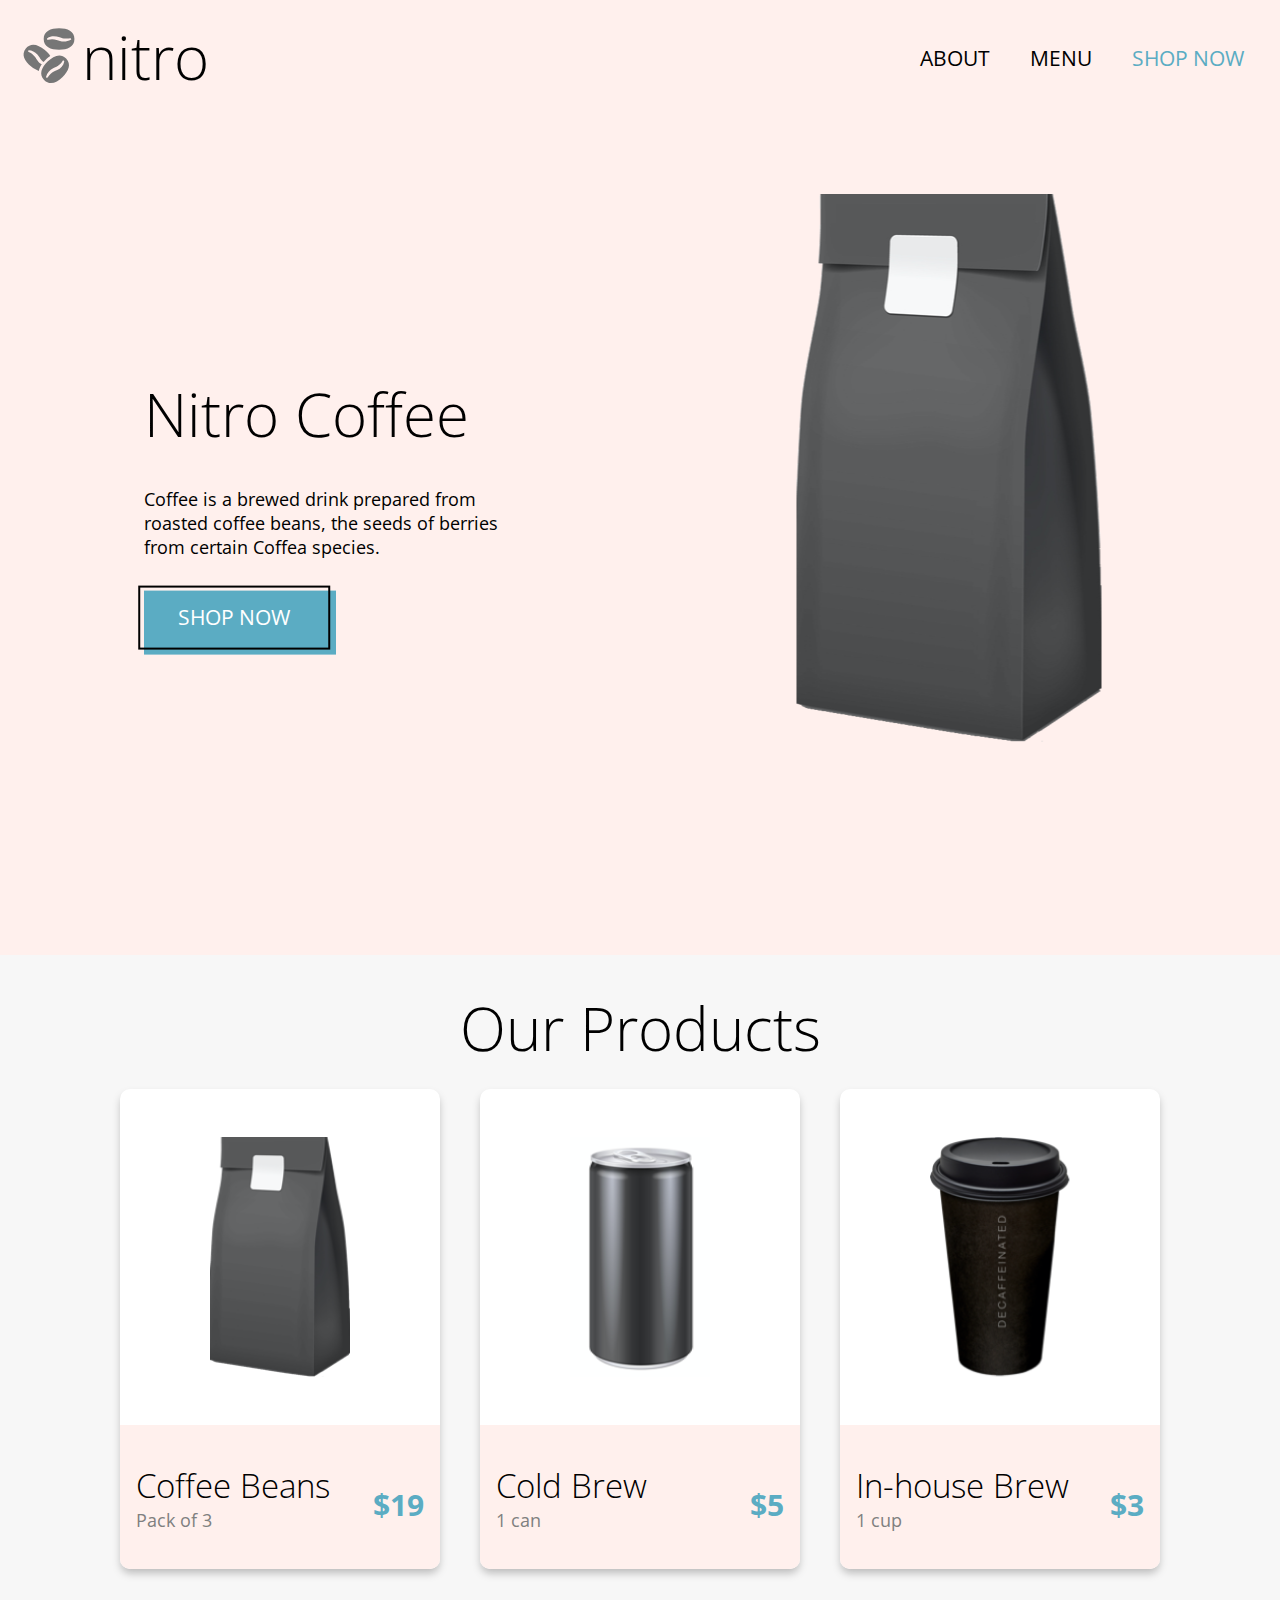
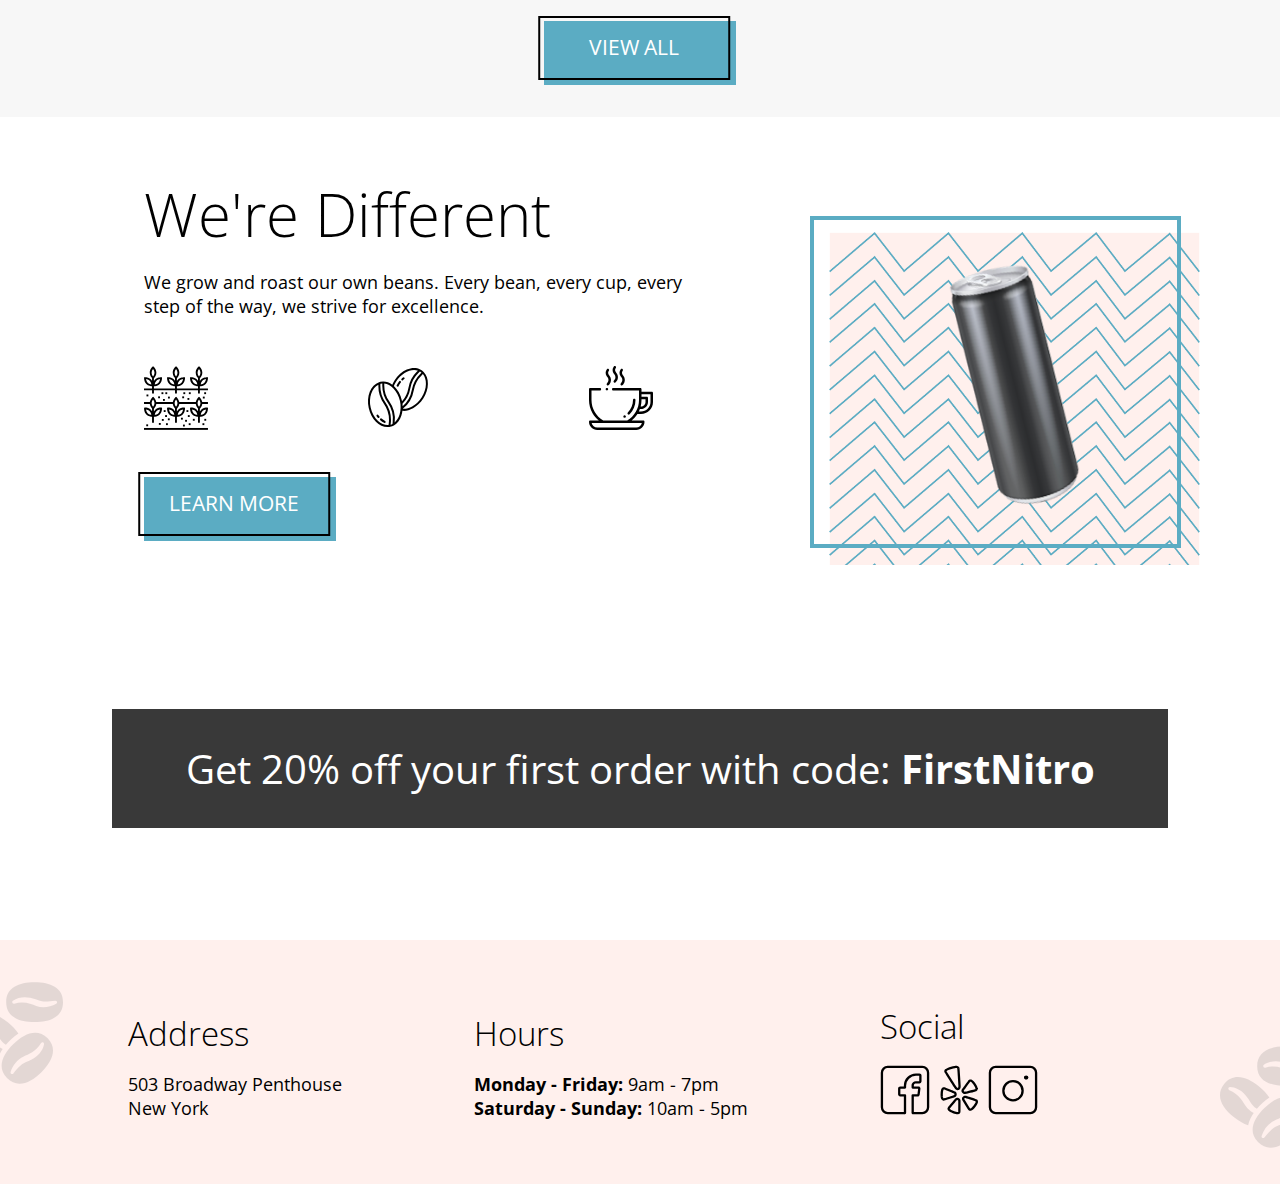
<file: index.html>
<!DOCTYPE html>
<html lang="en">
  <head>
    <meta charset="UTF-8" />
    <meta name="viewport" content="width=device-width, initial-scale=1.0" />
    <link
      href="https://fonts.googleapis.com/css2?family=Open+Sans:ital,wght@0,300;0,400;0,600;0,700;1,400&display=swap"
      rel="stylesheet"
    />

    <link rel="stylesheet" href="./scss/landing.css" />
    <title>Coffee Shop - Home</title>
  </head>
  <body>
    <header>
      <nav class="nav">
        <img
          class="nav__logo"
          src="./assets/logos/coffee-beans-logo-and-footer.svg"
          alt="coffee bean logo"
        />
        <h2 class="nav__heading"><a href="">nitro</a></h2>
        <ul class="nav__list">
          <li class="nav__item">
            <a class="nav__link" href="./index.html">ABOUT</a>
          </li>
          <li class="nav__item">
            <a class="nav__link" href="./pages/menu.html">MENU</a>
          </li>
          <li class="nav__item">
            <a class="nav__link nav__link--blue" href="./pages/menu.html"
              >SHOP NOW</a
            >
          </li>
        </ul>
      </nav>

      <section class="hero">
        <div class="hero__content">
          <h1>Nitro Coffee</h1>
          <p class="hero__description">
            Coffee is a brewed drink prepared from roasted coffee beans, the
            seeds of berries from certain Coffea species.
          </p>
          <div class="hero__button-container">
            <a class="hero__button" href="./pages/menu.html"></a>
            <a class="hero__button--border" href="./index.html">shop now</a>
          </div>
        </div>
        <img
          class="hero__image"
          src="./assets/images/coffeebeans-hero.png"
          alt="coffee bag"
        />
      </section>
    </header>

    <section class="products">
      <h2 class="products__heading">Our Products</h2>

      <div class="products__container">
        <div class="products-card">
          <div class="products-card__content">
            <img
              class="products-card__image"
              src="./assets/images/coffeebeans.png"
              alt="coffee beans"
            />
            <div class="products-card__description">
              <div class="products-card__description--left">
                <h3>Coffee Beans</h3>
                <p class="products-card__quantity">Pack of 3</p>
              </div>
              <p class="products-card__price">$19</p>
            </div>
          </div>
        </div>

        <div class="products-card">
          <div class="products-card__content">
            <img
              class="products-card__image"
              src="./assets/images/coldbrew.png"
              alt="cold brew"
            />
            <div class="products-card__description">
              <div class="products-card__description--left">
                <h3>Cold Brew</h3>
                <p class="products-card__quantity">1 can</p>
              </div>
              <p class="products-card__price">$5</p>
            </div>
          </div>
        </div>

        <div class="products-card">
          <div class="products-card__content">
            <img
              class="products-card__image"
              src="./assets/images/inhousebrew.png"
              alt="in-house brew"
            />
            <div class="products-card__description">
              <div class="products-card__description--left">
                <h3>In-house Brew</h3>
                <p class="products-card__quantity">1 cup</p>
              </div>
              <p class="products-card__price">$3</p>
            </div>
          </div>
        </div>
      </div>

      <div class="products__button-container">
        <a class="products__button" href="./pages/menu.html"></a>
        <a class="products__button--border" href="./pages/menu.html"
          >VIEW ALL</a
        >
      </div>
    </section>

    <section class="were-different__container">
      <div class="were-different__description">
        <h2 class="were-different__title">We're Different</h2>
        <p>
          We grow and roast our own beans. Every bean, every cup, every step of
          the way, we strive for excellence.
        </p>
        <div class="were-different__icons">
          <img
            class="were-different__icon"
            src="./assets/images/planting.svg"
            alt=""
          />
          <img
            class="were-different__icon"
            src="./assets/logos/coffee-beans.svg"
            alt=""
          />
          <img
            class="were-different__icon"
            src="./assets/images/coffee-cup.svg"
            alt=""
          />
        </div>
        <div class="were-different__button-container">
          <a class="were-different__button" href="./pages/menu.html"></a>
          <a class="were-different__button--border" href="./pages/menu.html"
            >Learn More</a
          >
        </div>
      </div>

      <div class="were-different__photo">
        <img
          class="were-different__tilted-can"
          src="./assets/images/tiltedcan.png"
          alt="tilted can"
        />
        <div class="were-different__photo--border"></div>
      </div>
    </section>
    <div class="discount-advert">
      <p>Get 20% off your first order with code: <b>FirstNitro</b></p>
    </div>

    <footer class="footer">
      <img
        class="footer__logo--left"
        src="./assets/logos/coffee-beans-logo-and-footer.svg"
      />
      <div class="footer__content">
        <h3>Address</h3>
        <p>503 Broadway Penthouse</p>
        <p>New York</p>
      </div>

      <div class="footer__content">
        <h3>Hours</h3>
        <p><b>Monday - Friday:</b> 9am - 7pm</p>
        <p><b>Saturday - Sunday:</b> 10am - 5pm</p>
      </div>

      <div class="footer__content">
        <h3>Social</h3>
        <a href="https://www.facebook.com">
          <img src="./assets/logos/Facebook-Icon.svg" alt="facebook icon" />
        </a>
        <a href="https://www.yelp.com">
          <img src="./assets/logos/Yelp-Icon.svg" alt="yelp icon" />
        </a>
        <a href="https://www.instagram.com">
          <img src="./assets/logos/Instagram-Icon.svg" alt="instagram icon" />
        </a>
      </div>
      <img
        class="footer__logo--right"
        src="./assets/logos/coffee-beans-logo-and-footer.svg"
      />
    </footer>
  </body>
</html>
</file>
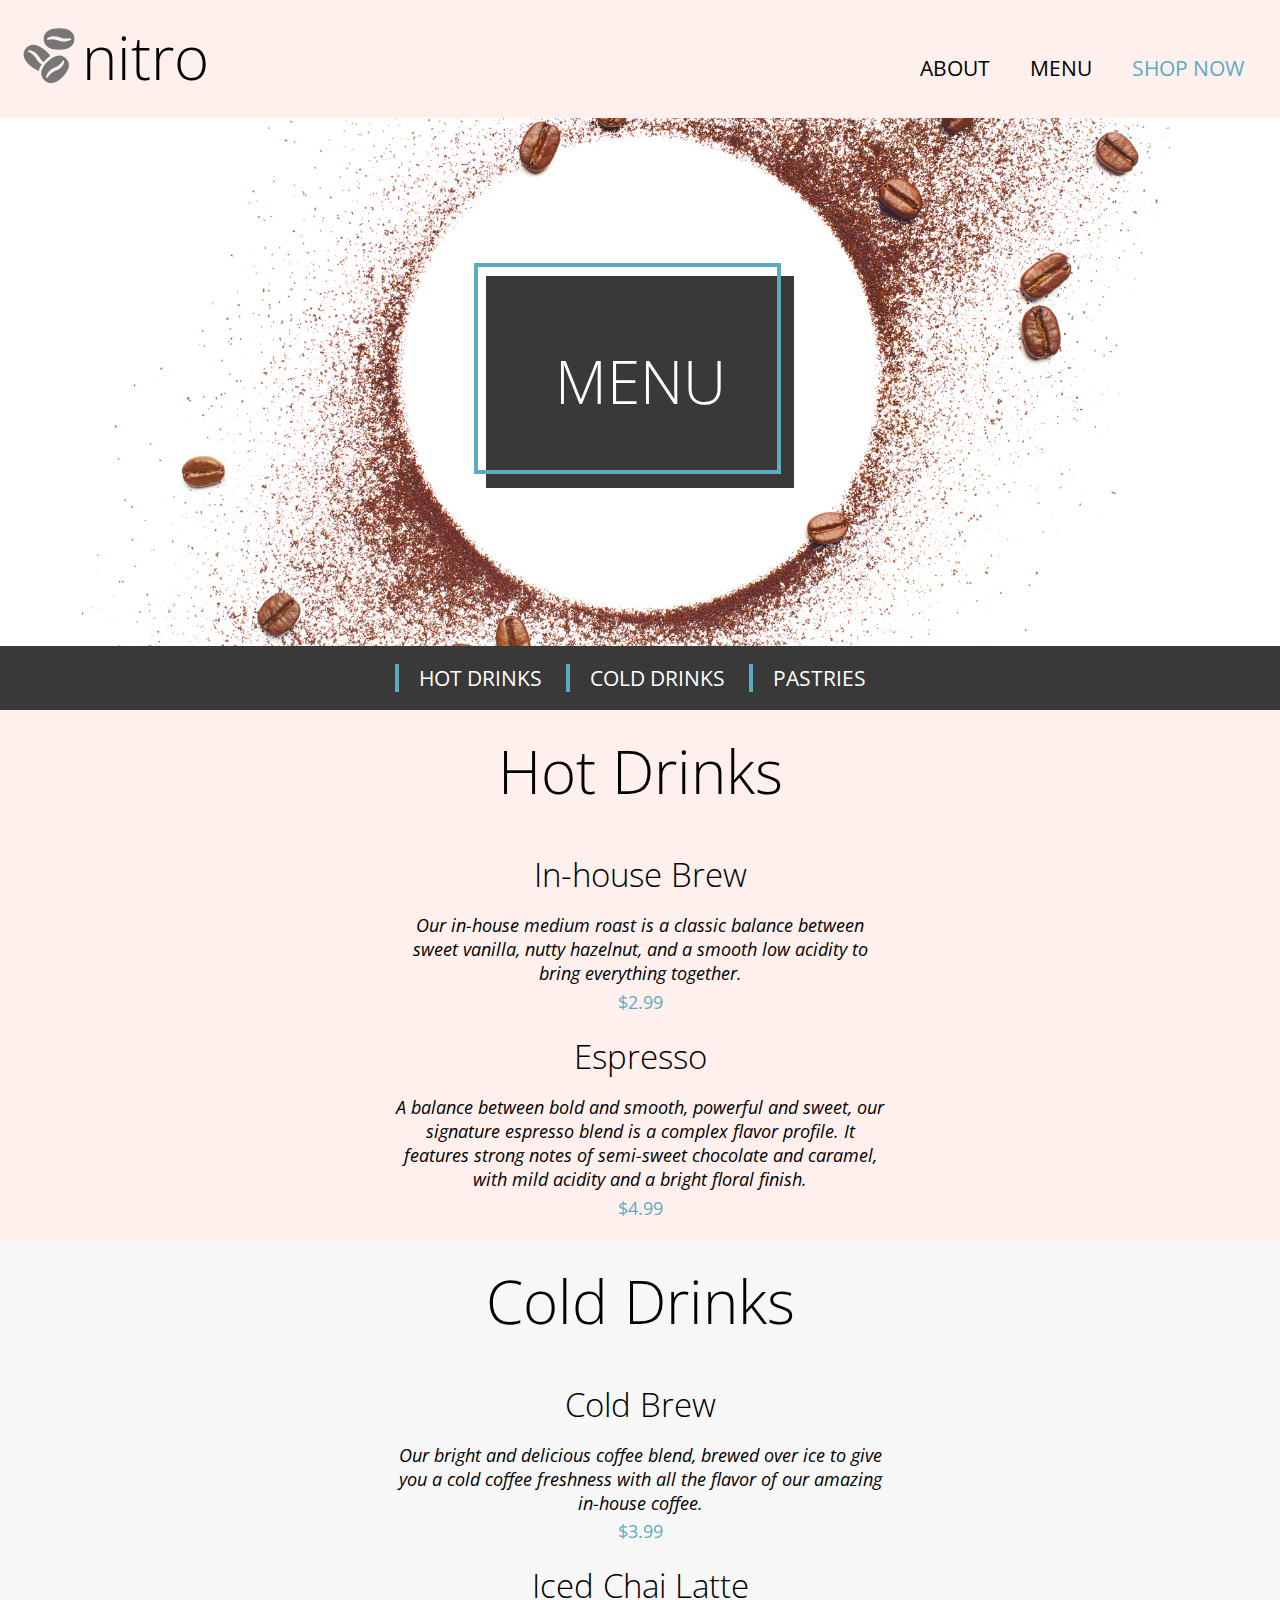
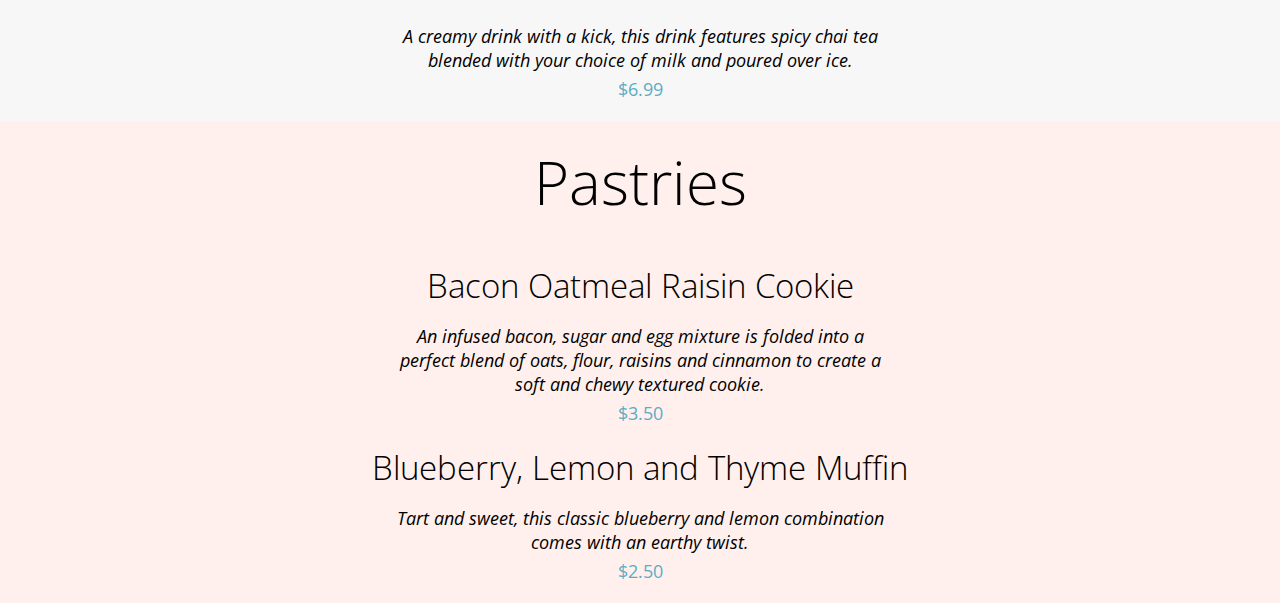
<file: pages/menu.html>
<!DOCTYPE html>
<html lang="en">
  <head>
    <meta charset="UTF-8" />
    <meta name="viewport" content="width=device-width, initial-scale=1.0" />
    <link
      href="https://fonts.googleapis.com/css2?family=Open+Sans:ital,wght@0,300;0,400;0,600;0,700;1,400&display=swap"
      rel="stylesheet"
    />

    <link rel="stylesheet" href="../scss/menu.css" />

    <title>Coffee Shop - Menu</title>
  </head>
  <body>
    <nav class="nav">
      <img
        class="nav__logo"
        src="../assets/logos/coffee-beans-logo-and-footer.svg"
        alt="coffee bean logo"
      />
      <h2 class="nav__heading"><a href="../index.html">nitro</a></h2>
      <ul class="nav__list">
        <li class="nav__item">
          <a class="nav__link" href="../index.html">ABOUT</a>
        </li>
        <li class="nav__item">
          <a class="nav__link" href="./menu.html">MENU</a>
        </li>
        <li class="nav__item">
          <a class="nav__link nav__link--blue" href="./menu.html">SHOP NOW</a>
        </li>
      </ul>
    </nav>

    <header class="menu">
      <h1 class="menu__heading">MENU</h1>
      <div class="menu__heading--border"></div>
    </header>

    <div class="menu-categories">
      <ul class="menu-categories__list">
        <li class="menu-categories__item">
          <a class="menu-categories__link" href="#hot-drinks">Hot Drinks</a>
        </li>
        <li class="menu-categories__item">
          <a class="menu-categories__link" href="#cold-drinks">Cold Drinks</a>
        </li>
        <li class="menu-categories__item">
          <a class="menu-categories__link" href="#pastries">Pastries</a>
        </li>
      </ul>
    </div>

    <main>
      <div id="hot-drinks" class="product-container">
        <h2>Hot Drinks</h2>
        <h3>In-house Brew</h3>
        <p class="product-container__description">
          Our in-house medium roast is a classic balance between sweet vanilla,
          nutty hazelnut, and a smooth low acidity to bring everything together.
        </p>
        <p class="product-container__price">$2.99</p>
        <h3>Espresso</h3>
        <p class="product-container__description">
          A balance between bold and smooth, powerful and sweet, our signature
          espresso blend is a complex flavor profile. It features strong notes
          of semi-sweet chocolate and caramel, with mild acidity and a bright
          floral finish.
        </p>
        <p class="product-container__price">$4.99</p>
      </div>

      <div id="cold-drinks" class="product-container">
        <h2>Cold Drinks</h2>
        <h3>Cold Brew</h3>
        <p class="product-container__description">
          Our bright and delicious coffee blend, brewed over ice to give you a
          cold coffee freshness with all the flavor of our amazing in-house
          coffee.
        </p>
        <p class="product-container__price">$3.99</p>
        <h3>Iced Chai Latte</h3>
        <p class="product-container__description">
          A creamy drink with a kick, this drink features spicy chai tea blended
          with your choice of milk and poured over ice.
        </p>
        <p class="product-container__price">$6.99</p>
      </div>

      <div id="pastries" class="product-container">
        <h2>Pastries</h2>
        <h3>Bacon Oatmeal Raisin Cookie</h3>
        <p class="product-container__description">
          An infused bacon, sugar and egg mixture is folded into a perfect blend
          of oats, flour, raisins and cinnamon to create a soft and chewy
          textured cookie.
        </p>
        <p class="product-container__price">$3.50</p>
        <h3>Blueberry, Lemon and Thyme Muffin</h3>
        <p class="product-container__description">
          Tart and sweet, this classic blueberry and lemon combination comes
          with an earthy twist.
        </p>
        <p class="product-container__price">$2.50</p>
      </div>
    </main>
  </body>
</html>
</file>
<file: scss/landing.css>
* {
  padding: 0;
  margin: 0;
  box-sizing: border-box;
}

body {
  font-family: "Open Sans";
  font-weight: 400;
}

.nav {
  padding: 1rem 1rem 0rem 1rem;
  display: flex;
}
.nav__logo {
  width: 4.125rem;
  height: 4.125rem;
  transform: translateY(10%);
}
.nav__list {
  list-style-type: none;
  display: flex;
  justify-content: flex-end;
  width: 100%;
  align-items: center;
}
.nav__link {
  font-size: 1.32rem;
  text-decoration: none;
  display: inline;
  padding: 20px;
  color: black;
}
.nav__link--blue {
  color: #5bacc3;
}

h1,
h2,
.nav__heading a {
  font-size: 3.75rem;
  font-weight: 300;
  text-decoration: none;
  color: black;
}

h3 {
  font-size: 2.06rem;
  font-weight: 300;
  text-decoration: none;
}

p {
  font-size: 18px;
  font-weight: 400;
}

body {
  background-color: #fff0ed;
}

.hero {
  display: inline-block;
  background-color: #fff0ed;
  padding: 6rem 8rem;
}
.hero__content {
  width: 50%;
  display: inline-block;
  transform: translateY(-60%);
  position: relative;
}
.hero__content > * {
  margin: 1rem;
  display: inline-block;
}
.hero__image {
  height: auto;
  display: inline-block;
  transform: translateX(50%);
}
.hero__description {
  padding: 0rem 6rem 0 0;
}
.hero__button-container {
  position: relative;
  width: 12rem;
  height: 4rem;
  display: flex;
  justify-content: center;
  align-items: center;
}
.hero__button {
  background-color: #5bacc3;
  width: 100%;
  height: 100%;
  position: absolute;
  transition: 1s;
}
.hero__button--border {
  width: 100%;
  height: 100%;
  border: 2px solid black;
  position: absolute;
  color: white;
  text-transform: uppercase;
  text-decoration: none;
  font-size: 21px;
  line-height: 3.7rem;
  text-align: center;
  top: -5px;
  transform: translatex(-3%);
}
.hero__button--border:active {
  top: -1px;
  transform: translateY(1.7%);
}

.products {
  background-color: #f7f7f7;
  position: relative;
  padding: 2rem;
  width: 100%;
}
.products__container {
  display: flex;
  align-items: center;
  justify-content: center;
  padding-bottom: 2rem;
}
.products__heading {
  text-align: center;
}
.products__button-container {
  position: relative;
  width: 12rem;
  height: 4rem;
  display: flex;
  justify-content: center;
  align-items: center;
  margin-left: 50%;
  transform: translateX(-6rem);
}
.products__button {
  background-color: #5bacc3;
  width: 100%;
  height: 100%;
  position: absolute;
  transition: 1s;
}
.products__button--border {
  width: 100%;
  height: 100%;
  border: 2px solid black;
  position: absolute;
  color: white;
  text-transform: uppercase;
  text-decoration: none;
  font-size: 21px;
  line-height: 3.7rem;
  text-align: center;
  top: -5px;
  transform: translatex(-3%);
}
.products__button--border:active {
  top: -1px;
  transform: translateY(1.7%);
}
.products-card {
  background-color: white;
  width: 20rem;
  height: 30rem;
  box-shadow: rgba(0, 0, 0, 0.25) 0 5px 9px -1px;
  border-radius: 10px;
  margin: 20px;
}
.products-card__content {
  display: flex;
  flex-direction: column;
  width: 100%;
  height: 100%;
  align-items: center;
}
.products-card__image {
  height: 240px;
  width: 140px;
  margin-top: auto;
  margin-bottom: auto;
}
.products-card__price {
  color: #5bacc3;
  font-size: 30px;
  font-weight: bold;
  margin-top: 5%;
}
.products-card__quantity {
  color: grey;
}
.products-card__description {
  background-color: #fff0ed;
  display: flex;
  height: 30%;
  border-radius: 0 0 10px 10px;
  width: 100%;
  padding: 1rem;
  justify-content: space-between;
  align-items: center;
}

.discount-advert {
  background-color: white;
  padding: 7rem;
}

.were-different__container {
  background-color: white;
  width: 100%;
  padding: 2rem 5rem 2rem 5rem;
  height: 30rem;
  display: flex;
  justify-content: center;
}
.were-different__description {
  flex: 0.6;
  display: flex;
  justify-content: space-around;
  flex-direction: column;
  padding: 1rem 8rem 1rem 4rem;
}
.were-different__photo {
  margin-top: auto;
  flex: 0.4;
  height: 80%;
  background-image: url("../assets/images/coldbrewbackground.png");
  background-size: 100%;
  display: flex;
  background-repeat: no-repeat;
  justify-content: center;
  align-items: center;
  position: relative;
}
.were-different__photo:hover > .were-different__tilted-can {
  -webkit-animation: spin 2s infinite linear;
          animation: spin 2s infinite linear;
}
.were-different__photo--border {
  width: 100%;
  height: 100%;
  position: absolute;
  border: 4px solid #5bacc3;
  top: -5%;
  right: 5%;
}
.were-different__icon {
  height: 4rem;
  width: 4rem;
}
.were-different__icons {
  display: flex;
  justify-content: space-between;
  padding: 0 3rem 0 0;
  margin: 2rem 0;
}
.were-different__button-container {
  position: relative;
  width: 12rem;
  height: 4rem;
}
.were-different__button {
  background-color: #5bacc3;
  width: 100%;
  height: 100%;
  position: absolute;
  transition: 1s;
}
.were-different__button--border {
  width: 100%;
  height: 100%;
  border: 2px solid black;
  position: absolute;
  color: white;
  text-transform: uppercase;
  text-decoration: none;
  font-size: 21px;
  line-height: 3.7rem;
  text-align: center;
  top: -5px;
  transform: translatex(-3%);
}
.were-different__button--border:active {
  top: -1px;
  transform: translateY(1.7%);
}
.were-different__tilted-can {
  height: 240px;
  -o-object-fit: contain;
     object-fit: contain;
  position: absolute;
  transform: translateY(-6%);
}

@-webkit-keyframes spin {
  0% {
    transform: rotateZ(0);
  }
  100% {
    transform: rotateZ(360deg);
  }
}

@keyframes spin {
  0% {
    transform: rotateZ(0);
  }
  100% {
    transform: rotateZ(360deg);
  }
}
.discount-advert p {
  background-color: #393939;
  color: white;
  font-size: 40px;
  width: 100%;
  padding: 2rem;
  text-align: center;
  -webkit-animation: glow 2.5s infinite linear;
          animation: glow 2.5s infinite linear;
}

@-webkit-keyframes glow {
  from {
    background-color: #393939;
  }
  50% {
    background-color: #5bacc3;
  }
  to {
    background-color: #393939;
  }
}

@keyframes glow {
  from {
    background-color: #393939;
  }
  50% {
    background-color: #5bacc3;
  }
  to {
    background-color: #393939;
  }
}
.footer {
  background-color: var(--nitropink);
  width: 100%;
  padding: 4rem;
  position: relative;
}
.footer__logo--left {
  position: absolute;
  height: 50%;
  left: -2.8rem;
  top: 2rem;
  opacity: 0.2;
}
.footer__logo--right {
  position: absolute;
  height: 50%;
  top: 6rem;
  right: -3rem;
  opacity: 0.2;
}
.footer__content {
  display: inline-block;
  margin: 0 4rem;
}

.footer__content h3 {
  padding-bottom: 1rem;
}

.footer__content img {
  width: 50px;
  height: 50px;
}

.footer__content a {
  text-decoration: none;
}/*# sourceMappingURL=landing.css.map */
</file>
<file: scss/menu.css>
html {
  scroll-behavior: smooth;
}

* {
  padding: 0;
  margin: 0;
  box-sizing: border-box;
}

body {
  font-family: "Open Sans";
  font-weight: 400;
}

.nav {
  padding: 1rem 1rem 0rem 1rem;
  display: flex;
}
.nav__logo {
  width: 4.125rem;
  height: 4.125rem;
  transform: translateY(10%);
}
.nav__list {
  list-style-type: none;
  display: flex;
  justify-content: flex-end;
  width: 100%;
  align-items: center;
}
.nav__link {
  font-size: 1.32rem;
  text-decoration: none;
  display: inline;
  padding: 20px;
  color: black;
}
.nav__link--blue {
  color: #5bacc3;
}

h1,
h2,
.nav__heading a {
  font-size: 3.75rem;
  font-weight: 300;
  text-decoration: none;
  color: black;
}

h3 {
  font-size: 2.06rem;
  font-weight: 300;
  text-decoration: none;
}

p {
  font-size: 18px;
  font-weight: 400;
}

body {
  background-color: #fff0ed;
}

h2,
h3 {
  text-align: center;
}

h2 {
  padding-bottom: 1.25rem;
}

h3 {
  padding-top: 1.25rem;
}

.menu {
  background-image: url("../assets/images/coffee-circle.jpg");
  height: 33rem;
  background-size: cover;
  background-position: center;
  display: flex;
  justify-content: center;
  text-align: center;
  position: relative;
}
.menu__heading {
  background-color: #393939;
  color: white;
  width: 24%;
  height: 40%;
  margin: auto;
  line-height: 13.2rem;
}
.menu__heading--border {
  width: 24%;
  height: 40%;
  position: absolute;
  border: 4px solid #5bacc3;
  top: 27.5%;
  left: 37%;
}

.menu-categories__list {
  background-color: #393939;
  list-style-type: none;
  text-align: center;
  font-weight: 400;
  height: 4rem;
}
.menu-categories__item {
  display: inline-block;
  position: relative;
  top: 50%;
  transform: translateY(-50%);
  border-left: 4px #5bacc3 solid;
  padding: 0 20px;
}
.menu-categories__link {
  text-decoration: none;
  color: white;
  text-transform: uppercase;
  font-size: 21px;
  font-weight: 400;
  margin: 0 auto;
}

.product-container {
  background-color: #fff0ed;
  padding: 1.25rem;
}

.product-container:nth-child(2) {
  background-color: #f7f7f7;
}

.product-container__price {
  color: #5bacc3;
  text-align: center;
}

.product-container__description {
  font-style: italic;
  width: 40%;
  margin: 0 auto;
  text-align: center;
  padding: 1rem 0 0.3rem 0;
}/*# sourceMappingURL=menu.css.map */
</file>
